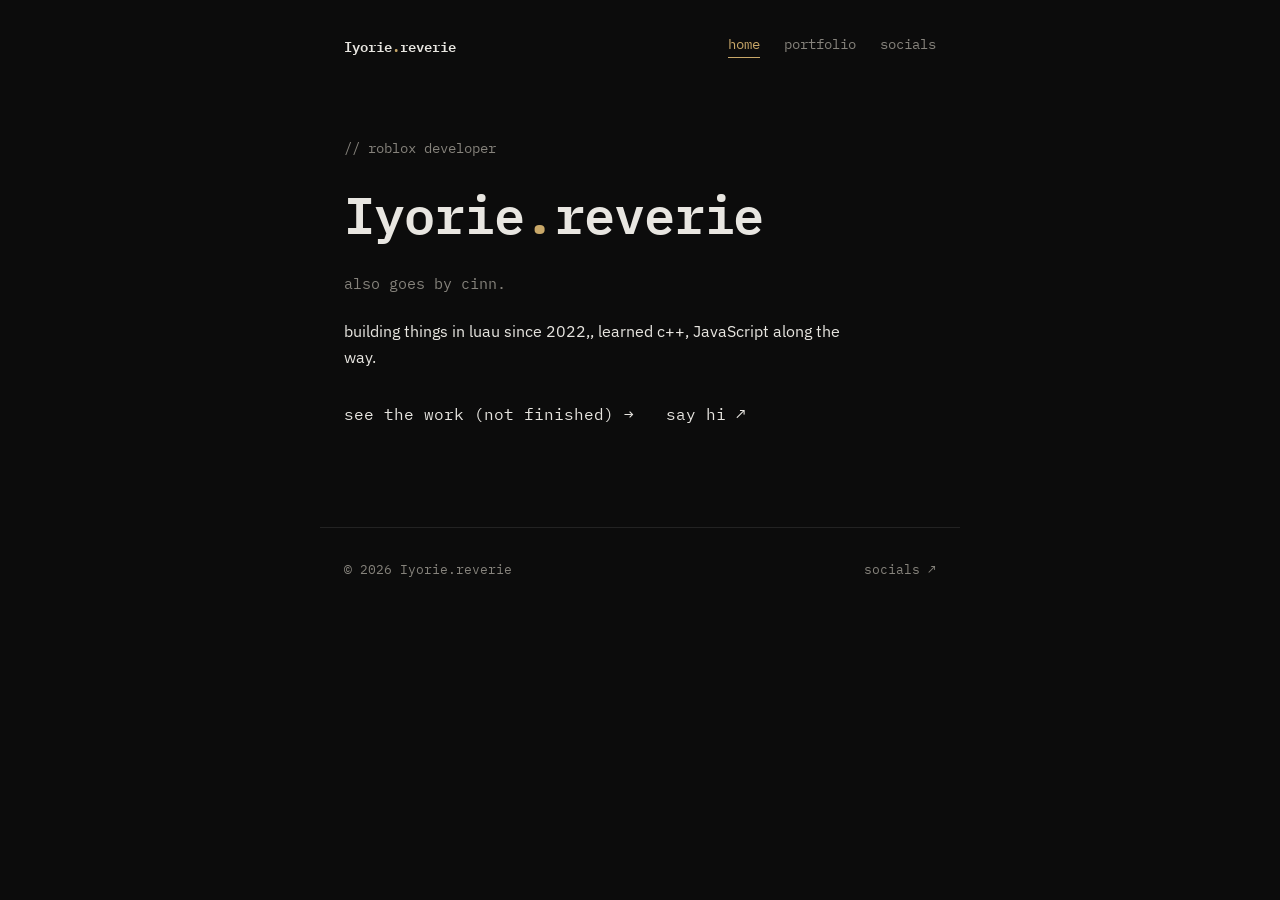
<file: index.html>
<!DOCTYPE html>
<html lang="en">
<head>
<meta charset="UTF-8" />
<meta name="viewport" content="width=device-width, initial-scale=1" />
<meta name="theme-color" content="#0c0c0c" />
<title>Iyorie.reverie — roblox developer</title>
<meta name="description" content="Cinn (Iyorie), Iyorie.reverie — a Roblox developer working in Luau,, C++ and JavaScript." />
<link rel="preconnect" href="https://fonts.googleapis.com">
<link rel="preconnect" href="https://fonts.gstatic.com" crossorigin>
<link href="https://fonts.googleapis.com/css2?family=IBM+Plex+Mono:wght@400;500;600;700&family=IBM+Plex+Sans:wght@400;500;600&display=swap" rel="stylesheet">
<link rel="stylesheet" href="style.css">
</head>
<body>

<header class="nav">
  <a class="brand" href="index.html">Iyorie<span class="dot">.</span>reverie</a>
  <nav class="nav-links" aria-label="primary">
    <a href="index.html" aria-current="page">home</a>
    <a href="portfolio.html">portfolio</a>
    <a href="socials.html">socials</a>
  </nav>
</header>

<main>
  <section class="intro">
    <p class="eyebrow">// roblox developer</p>
    <h1>Iyorie<span class="dot">.</span>reverie</h1>
    <p class="alt">also goes by cinn.</p>
    <p class="bio">
      building things in luau since 2022,, learned c++, JavaScript along the way.
    </p>
    <div class="links">
      <a href="portfolio.html">see the work (not finished) <span class="arrow">→</span></a>
      <a href="socials.html">say hi <span class="arrow">↗</span></a>
    </div>
  </section>
</main>

<footer class="footer">
  <span>© 2026 Iyorie.reverie</span>
  <a href="socials.html">socials ↗</a>
</footer>

<script src="script.js"></script>
</body>
</html>
</file>
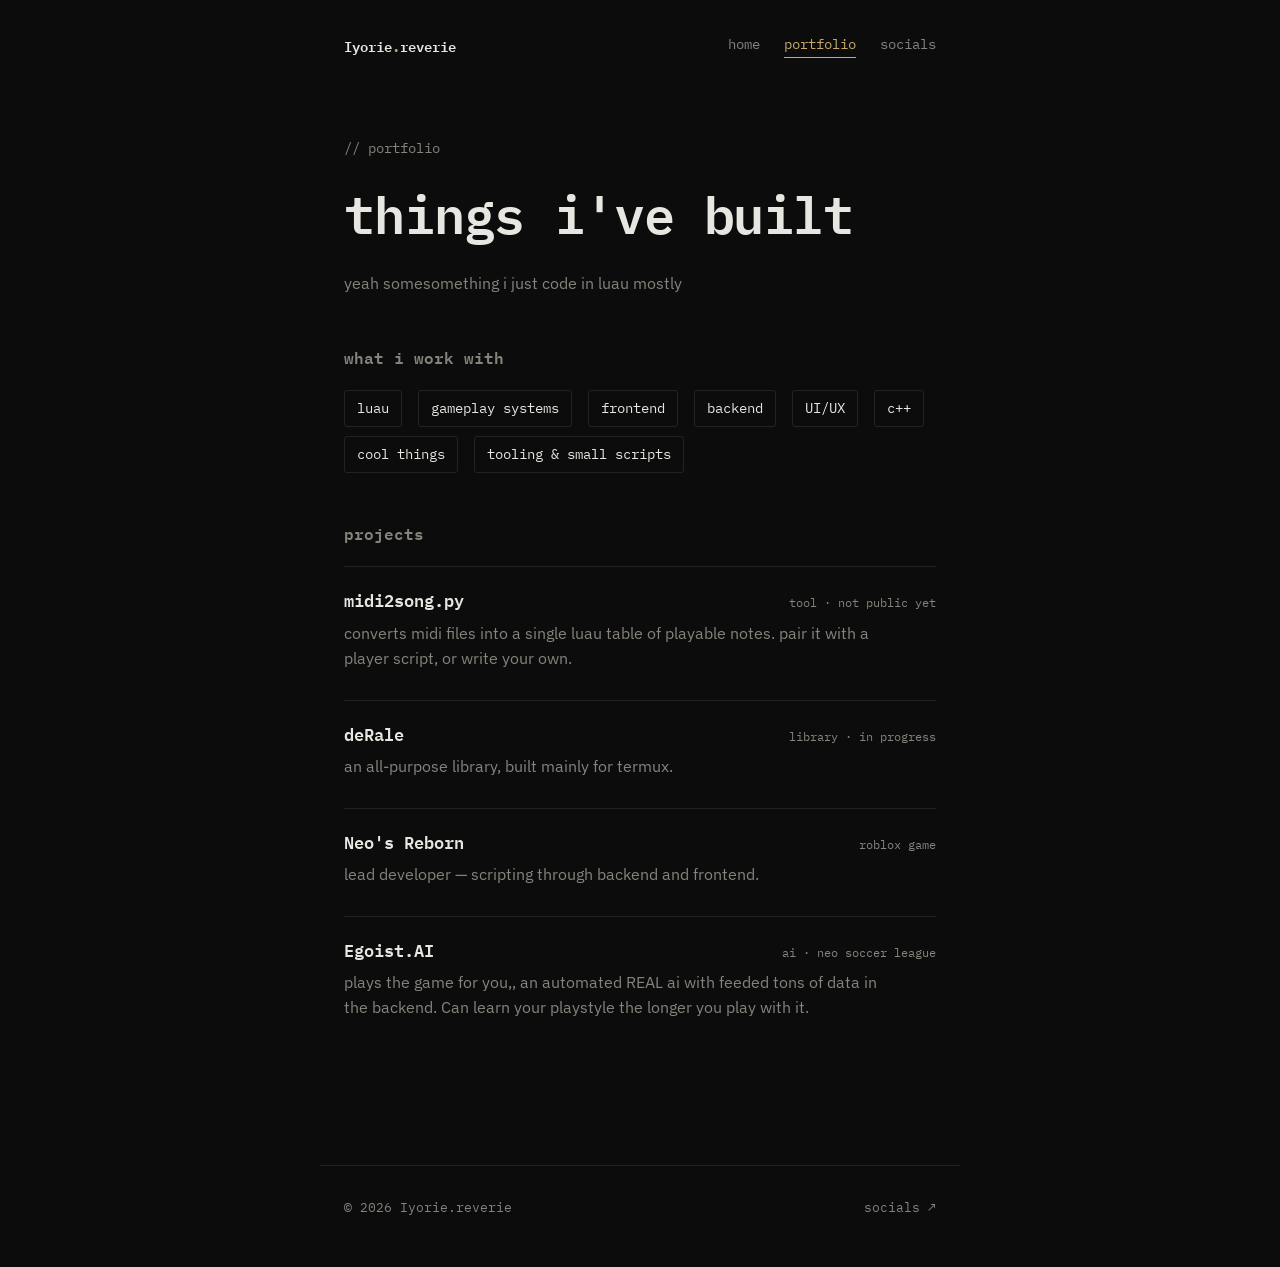
<file: portfolio.html>
<!DOCTYPE html>
<html lang="en">
<head>
<meta charset="UTF-8" />
<meta name="viewport" content="width=device-width, initial-scale=1" />
<meta name="theme-color" content="#0c0c0c" />
<title>portfolio — Iyorie.reverie</title>
<meta name="description" content="Projects and work from Iyorie.reverie — Luau, C++, and JavaScript." />
<link rel="preconnect" href="https://fonts.googleapis.com">
<link rel="preconnect" href="https://fonts.gstatic.com" crossorigin>
<link href="https://fonts.googleapis.com/css2?family=IBM+Plex+Mono:wght@400;500;600;700&family=IBM+Plex+Sans:wght@400;500;600&display=swap" rel="stylesheet">
<link rel="stylesheet" href="style.css">
</head>
<body>

<header class="nav">
  <a class="brand" href="index.html">Iyorie<span class="dot">.</span>reverie</a>
  <nav class="nav-links" aria-label="primary">
    <a href="index.html">home</a>
    <a href="portfolio.html" aria-current="page">portfolio</a>
    <a href="socials.html">socials</a>
  </nav>
</header>

<main>
  <section class="page-head">
    <p class="eyebrow">// portfolio</p>
    <h1>things i've built</h1>
    <p class="lede">yeah somesomething i just code in luau mostly</p>
  </section>

  <section class="block">
    <h2>what i work with</h2>
    <ul class="tags">
      <li>luau</li>
      <li>gameplay systems</li>
      <li>frontend</li>
      <li>backend</li>
      <li>UI/UX</li>
      <li>c++</li>
      <li>cool things</li>
      <li>tooling &amp; small scripts</li>
    </ul>
  </section>

  <section class="block">
    <h2>projects</h2>
    <div class="project-list">

      <article class="project">
        <div class="project-head">
          <h3>midi2song.py</h3>
          <span class="tag">tool · not public yet</span>
        </div>
        <p>converts midi files into a single luau table of playable notes. pair it with a player script, or write your own.</p>
      </article>

      <article class="project">
        <div class="project-head">
          <h3>deRale</h3>
          <span class="tag">library · in progress</span>
        </div>
        <p>an all-purpose library, built mainly for termux.</p>
      </article>

      <article class="project">
        <div class="project-head">
          <h3>Neo's Reborn</h3>
          <span class="tag">roblox game</span>
        </div>
        <p>lead developer — scripting through backend and frontend.</p>
      </article>

      <article class="project">
        <div class="project-head">
          <h3>Egoist.AI</h3>
          <span class="tag">ai · neo soccer league</span>
        </div>
        <p>plays the game for you,, an automated REAL ai with feeded tons of data in the backend. Can learn your playstyle the longer you play with it.</p>
      </article>

    </div>
  </section>
</main>

<footer class="footer">
  <span>© 2026 Iyorie.reverie</span>
  <a href="socials.html">socials ↗</a>
</footer>

<script src="script.js"></script>
</body>
</html>
</file>
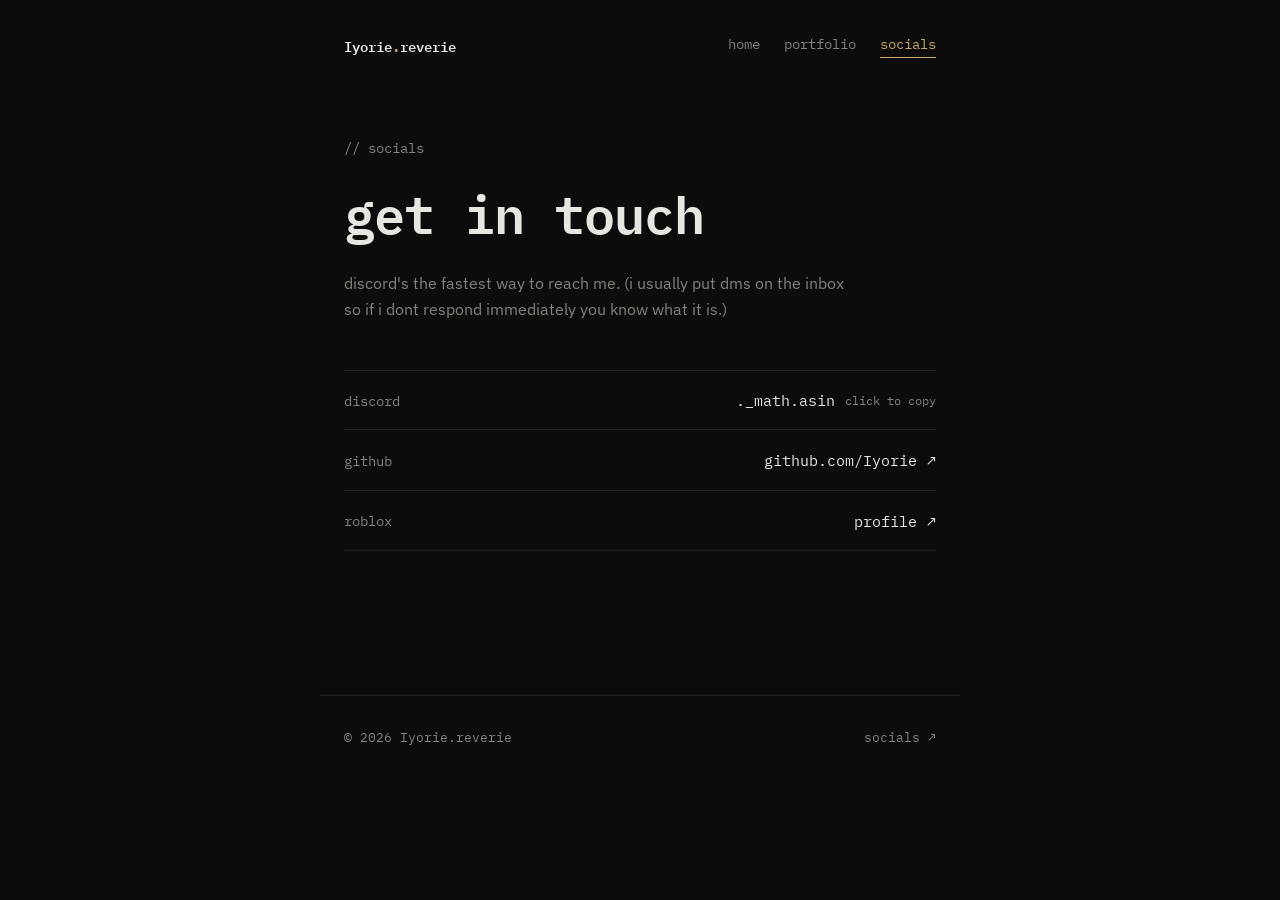
<file: socials.html>
<!DOCTYPE html>
<html lang="en">
<head>
<meta charset="UTF-8" />
<meta name="viewport" content="width=device-width, initial-scale=1" />
<meta name="theme-color" content="#0c0c0c" />
<title>socials — Iyorie.reverie</title>
<meta name="description" content="Ways to reach Iyorie.reverie — Discord, GitHub, Roblox." />
<link rel="preconnect" href="https://fonts.googleapis.com">
<link rel="preconnect" href="https://fonts.gstatic.com" crossorigin>
<link href="https://fonts.googleapis.com/css2?family=IBM+Plex+Mono:wght@400;500;600;700&family=IBM+Plex+Sans:wght@400;500;600&display=swap" rel="stylesheet">
<link rel="stylesheet" href="style.css">
</head>
<body>

<header class="nav">
  <a class="brand" href="index.html">Iyorie<span class="dot">.</span>reverie</a>
  <nav class="nav-links" aria-label="primary">
    <a href="index.html">home</a>
    <a href="portfolio.html">portfolio</a>
    <a href="socials.html" aria-current="page">socials</a>
  </nav>
</header>

<main>
  <section class="page-head">
    <p class="eyebrow">// socials</p>
    <h1>get in touch</h1>
    <p class="lede">discord's the fastest way to reach me. (i usually put dms on the inbox so if i dont respond immediately you know what it is.)</p>
  </section>

  <section class="block">
    <div class="contact-list">

      <div class="contact-row">
        <span class="contact-label">discord</span>
        <button type="button" class="contact-value" data-discord="._math.asin">
          ._math.asin <span class="copy-label">click to copy</span>
        </button>
      </div>

      <div class="contact-row">
        <span class="contact-label">github</span>
        <a class="contact-value" href="https://github.com/Iyorie" target="_blank" rel="noopener">
          github.com/Iyorie <span class="arrow">↗</span>
        </a>
      </div>

      <div class="contact-row">
        <span class="contact-label">roblox</span>
        <a class="contact-value" href="https://www.roblox.com/users/5300801005/profile" target="_blank" rel="noopener">
          profile <span class="arrow">↗</span>
        </a>
      </div>

    </div>
  </section>
</main>

<footer class="footer">
  <span>© 2026 Iyorie.reverie</span>
  <a href="socials.html">socials ↗</a>
</footer>

<script src="script.js"></script>
</body>
</html>
</file>
<file: style.css>
:root {
  --bg: #0c0c0c;
  --fg: #e8e6e1;
  --fg-dim: #86837c;
  --border: #232323;
  --accent: #c9a869;

  --font-mono: 'IBM Plex Mono', ui-monospace, 'SF Mono', monospace;
  --font-sans: 'IBM Plex Sans', system-ui, sans-serif;

  --w-content: 640px;
}

* {
  box-sizing: border-box;
}

html {
  color-scheme: dark;
}

body {
  margin: 0;
  background: var(--bg);
  color: var(--fg);
  font-family: var(--font-sans);
  font-size: 16px;
  line-height: 1.6;
  -webkit-font-smoothing: antialiased;
}

a {
  color: inherit;
  text-decoration: none;
}

::selection {
  background: var(--accent);
  color: var(--bg);
}

:focus-visible {
  outline: 2px solid var(--accent);
  outline-offset: 3px;
}

/* shared shell — every page centers the same column */

.nav, main, .footer {
  max-width: var(--w-content);
  margin-inline: auto;
  padding-inline: 1.5rem;
}

.nav {
  display: flex;
  align-items: center;
  justify-content: space-between;
  padding-top: 2rem;
  padding-bottom: 2rem;
  font-family: var(--font-mono);
  font-size: 0.9rem;
}

.brand {
  font-weight: 600;
}

.dot {
  color: var(--accent);
}

.nav-links {
  display: flex;
  gap: 1.5rem;
}

.nav-links a {
  color: var(--fg-dim);
  border-bottom: 1px solid transparent;
  padding-bottom: 2px;
  transition: color 0.15s ease, border-color 0.15s ease;
}

.nav-links a:hover {
  color: var(--fg);
}

.nav-links a[aria-current="page"] {
  color: var(--accent);
  border-color: var(--accent);
}

main {
  padding-top: 3rem;
  padding-bottom: 6rem;
}

/* the "// comment" eyebrow is the one signature move — reused everywhere,
   nowhere else does the design raise its voice */

.eyebrow {
  font-family: var(--font-mono);
  font-size: 0.85rem;
  color: var(--fg-dim);
  margin: 0 0 0.75rem;
}

h1 {
  font-family: var(--font-mono);
  font-size: clamp(2.25rem, 6vw, 3.25rem);
  font-weight: 600;
  letter-spacing: -0.02em;
  margin: 0 0 1rem;
}

.alt {
  font-family: var(--font-mono);
  color: var(--fg-dim);
  font-size: 0.95rem;
  margin: 0 0 1.5rem;
}

.bio, .lede {
  max-width: 52ch;
  margin: 0 0 2rem;
}

.lede {
  color: var(--fg-dim);
}

.links {
  display: flex;
  flex-wrap: wrap;
  gap: 2rem;
}

.links a {
  font-family: var(--font-mono);
  border-bottom: 1px solid transparent;
  padding-bottom: 2px;
  transition: color 0.15s ease, border-color 0.15s ease;
}

.links a:hover {
  color: var(--accent);
  border-color: var(--accent);
}

.arrow {
  display: inline-block;
  transition: transform 0.15s ease;
}

.links a:hover .arrow,
.contact-value:hover .arrow {
  transform: translate(2px, -2px);
}

.page-head {
  margin-bottom: 3rem;
}

.block {
  margin-bottom: 3rem;
}

.block h2 {
  font-family: var(--font-mono);
  font-size: 1rem;
  font-weight: 600;
  color: var(--fg-dim);
  margin: 0 0 1.25rem;
}

.tags {
  list-style: none;
  margin: 0;
  padding: 0;
  display: flex;
  flex-wrap: wrap;
  gap: 0.6rem 1rem;
}

.tags li {
  font-family: var(--font-mono);
  font-size: 0.85rem;
  padding: 0.4rem 0.75rem;
  border: 1px solid var(--border);
  border-radius: 3px;
}

.project-list {
  display: flex;
  flex-direction: column;
  gap: 1.75rem;
}

.project {
  border-top: 1px solid var(--border);
  padding-top: 1.25rem;
}

.project-head {
  display: flex;
  align-items: baseline;
  justify-content: space-between;
  gap: 1rem;
  margin-bottom: 0.4rem;
}

.project-head h3 {
  font-family: var(--font-mono);
  font-size: 1.05rem;
  font-weight: 600;
  margin: 0;
}

.tag {
  font-family: var(--font-mono);
  font-size: 0.75rem;
  color: var(--fg-dim);
  white-space: nowrap;
}

.project p {
  margin: 0;
  color: var(--fg-dim);
  max-width: 56ch;
}

.contact-list {
  display: flex;
  flex-direction: column;
}

.contact-row {
  display: flex;
  align-items: center;
  justify-content: space-between;
  padding: 1.1rem 0;
  border-top: 1px solid var(--border);
}

.contact-row:last-child {
  border-bottom: 1px solid var(--border);
}

.contact-label {
  font-family: var(--font-mono);
  color: var(--fg-dim);
  font-size: 0.9rem;
}

.contact-value {
  display: flex;
  align-items: center;
  gap: 0.6rem;
  background: none;
  border: none;
  padding: 0;
  font-family: var(--font-mono);
  font-size: 0.95rem;
  color: var(--fg);
  cursor: pointer;
  transition: color 0.15s ease;
}

.contact-value:hover {
  color: var(--accent);
}

.copy-label {
  font-size: 0.75rem;
  color: var(--fg-dim);
}

.footer {
  display: flex;
  align-items: center;
  justify-content: space-between;
  padding-top: 2rem;
  padding-bottom: 3rem;
  border-top: 1px solid var(--border);
  font-family: var(--font-mono);
  font-size: 0.8rem;
  color: var(--fg-dim);
}

.footer a {
  color: var(--fg-dim);
  transition: color 0.15s ease;
}

.footer a:hover {
  color: var(--accent);
}

@media (max-width: 640px) {
  .nav {
    padding-top: 1.5rem;
    padding-bottom: 1.5rem;
  }

  .nav-links {
    gap: 1rem;
  }

  main {
    padding-top: 2rem;
    padding-bottom: 4rem;
  }

  .project-head, .contact-row {
    flex-direction: column;
    align-items: flex-start;
    gap: 0.3rem;
  }
}

@media (prefers-reduced-motion: reduce) {
  * {
    transition: none !important;
  }
}
</file>
